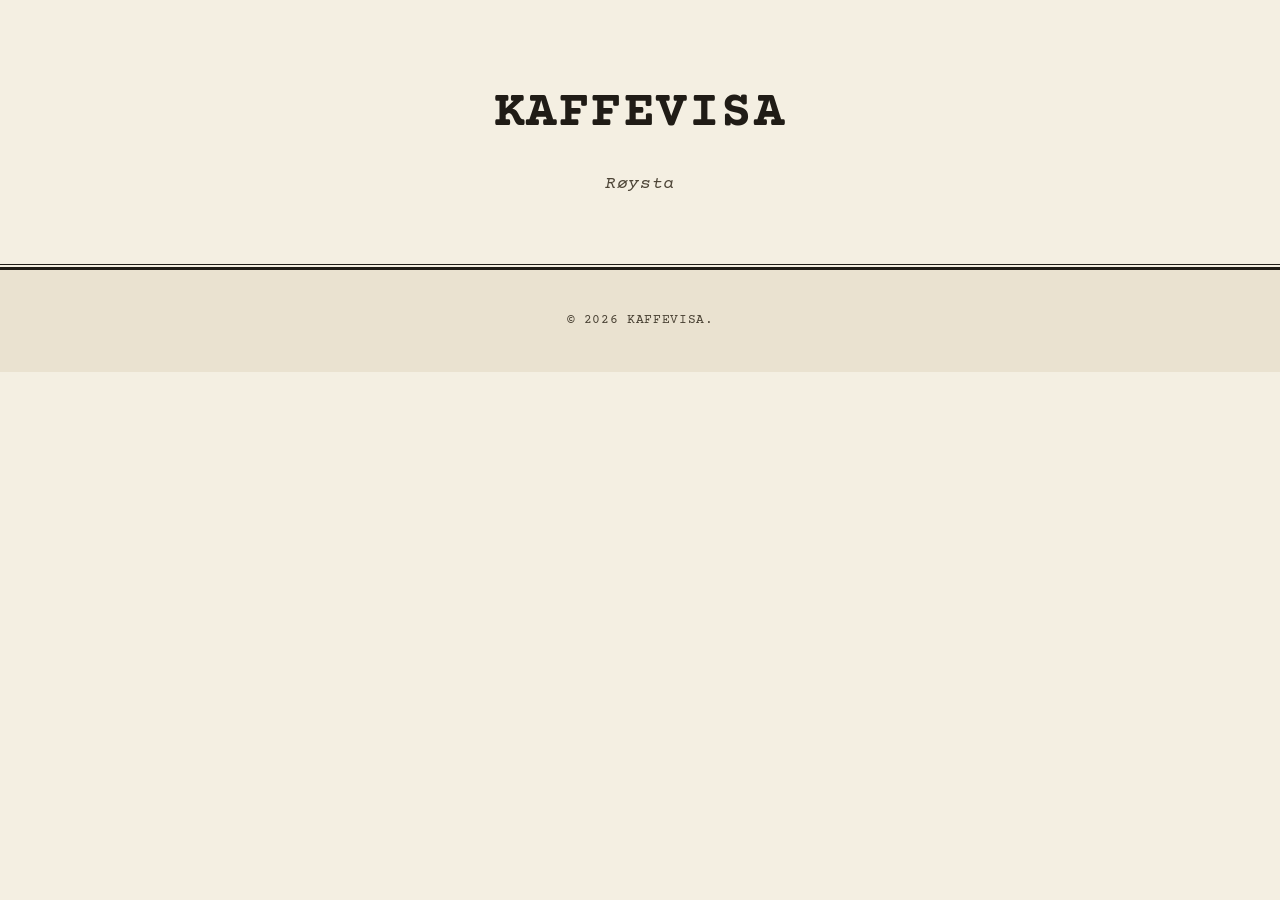
<file: index.html>
<!DOCTYPE html>
<html lang="no">
<head>
<meta charset="UTF-8">
<meta name="viewport" content="width=device-width, initial-scale=1.0">
<title>Kaffevisa</title>
<link rel="icon" href="assets/favicon.svg" type="image/svg+xml">
<link rel="preconnect" href="https://fonts.googleapis.com">
<link rel="preconnect" href="https://fonts.gstatic.com" crossorigin>
<link href="https://fonts.googleapis.com/css2?family=Courier+Prime:ital,wght@0,400;0,700;1,400;1,700&display=swap" rel="stylesheet">
<link rel="stylesheet" href="css/style.css">
</head>
<body>

<section class="hero">
  <div class="container">
    <h1>Kaffevisa</h1>
    <p> Røysta </p>
  </div>
</section>

<footer class="site-footer">
  <p>&copy; 2026 Kaffevisa.</p>
</footer>

<script src="js/script.js"></script>
</body>
</html>
</file>
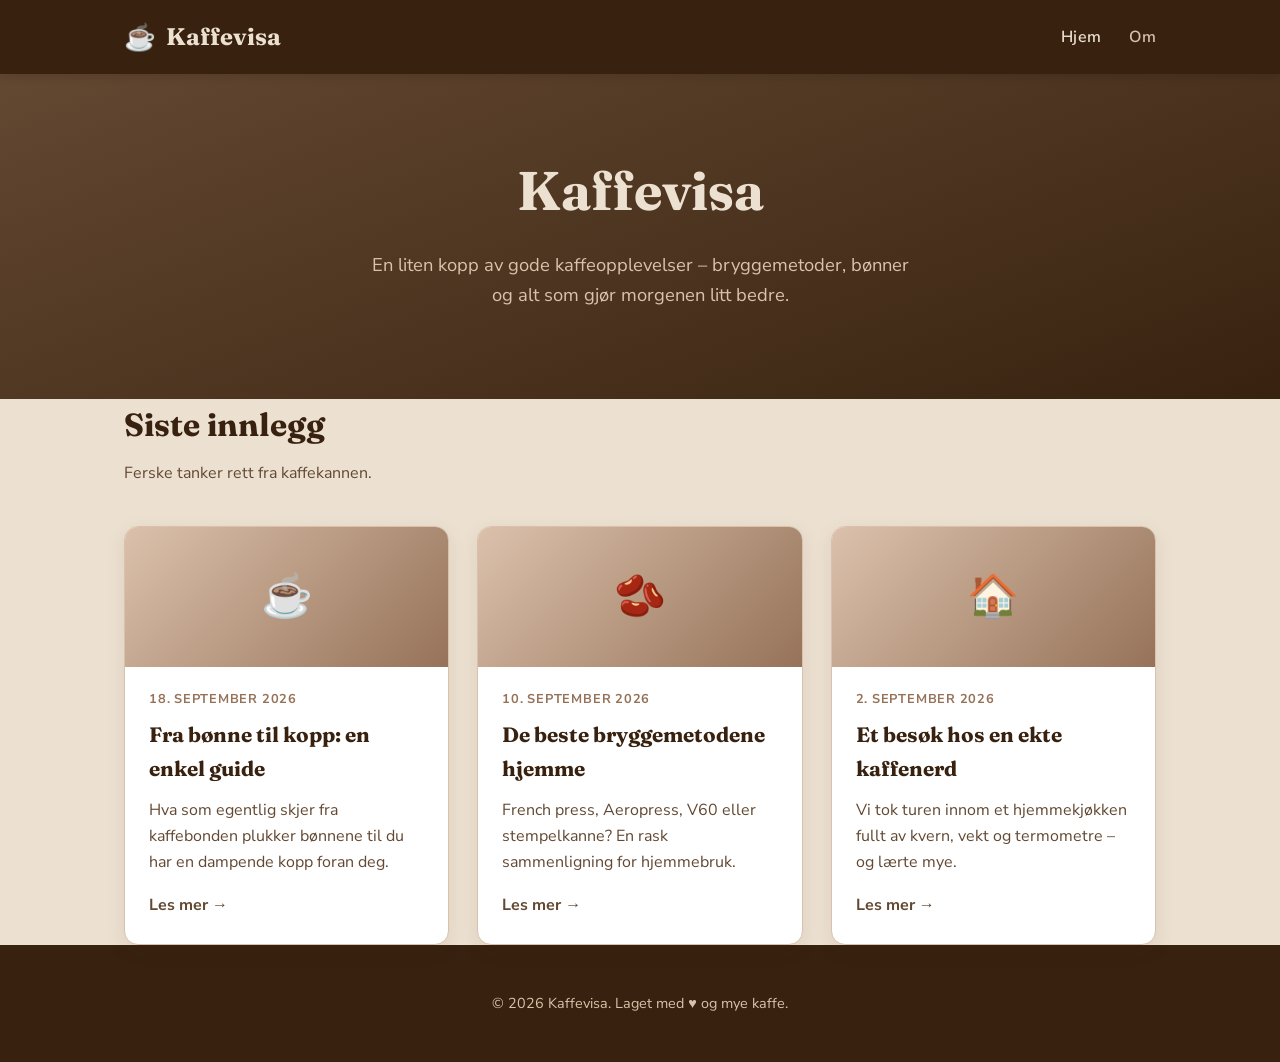
<file: kaffevisa-site/index.html>
<!DOCTYPE html>
<html lang="no">
<head>
<meta charset="UTF-8">
<meta name="viewport" content="width=device-width, initial-scale=1.0">
<title>Kaffevisa – en blogg om kaffe</title>
<meta name="description" content="Kaffevisa er en personlig blogg om kaffe: bryggemetoder, bønner og gode kopper.">
<link rel="icon" href="assets/favicon.svg" type="image/svg+xml">
<link rel="preconnect" href="https://fonts.googleapis.com">
<link rel="preconnect" href="https://fonts.gstatic.com" crossorigin>
<link href="https://fonts.googleapis.com/css2?family=Fraunces:opsz,wght@9..144,600;9..144,700&family=Nunito+Sans:wght@400;600;700;800&display=swap" rel="stylesheet">
<link rel="stylesheet" href="css/style.css">
</head>
<body>

<header class="site-header">
  <nav class="nav container">
    <a href="index.html" class="logo"><span class="cup">☕</span> Kaffevisa</a>
    <button class="nav-toggle" aria-label="Åpne meny">
      <span></span><span></span><span></span>
    </button>
    <ul class="nav-links">
      <li><a href="index.html">Hjem</a></li>
      <li><a href="om.html">Om</a></li>
    </ul>
  </nav>
</header>

<section class="hero">
  <div class="container">
    <h1>Kaffevisa</h1>
    <p>En liten kopp av gode kaffeopplevelser – bryggemetoder, bønner og alt som gjør morgenen litt bedre.</p>
  </div>
</section>

<section class="container">
  <h2 class="section-title">Siste innlegg</h2>
  <p class="section-lead">Ferske tanker rett fra kaffekannen.</p>

  <div class="post-grid">

    <article class="post-card">
      <div class="thumb">☕</div>
      <div class="content">
        <div class="date">18. september 2026</div>
        <h3>Fra bønne til kopp: en enkel guide</h3>
        <p>Hva som egentlig skjer fra kaffebonden plukker bønnene til du har en dampende kopp foran deg.</p>
        <a class="read-more" href="posts/fra-bonne-til-kopp.html">Les mer →</a>
      </div>
    </article>

    <article class="post-card">
      <div class="thumb">🫘</div>
      <div class="content">
        <div class="date">10. september 2026</div>
        <h3>De beste bryggemetodene hjemme</h3>
        <p>French press, Aeropress, V60 eller stempelkanne? En rask sammenligning for hjemmebruk.</p>
        <a class="read-more" href="posts/beste-bryggemetodene.html">Les mer →</a>
      </div>
    </article>

    <article class="post-card">
      <div class="thumb">🏠</div>
      <div class="content">
        <div class="date">2. september 2026</div>
        <h3>Et besøk hos en ekte kaffenerd</h3>
        <p>Vi tok turen innom et hjemmekjøkken fullt av kvern, vekt og termometre – og lærte mye.</p>
        <a class="read-more" href="posts/besok-hos-kaffenerd.html">Les mer →</a>
      </div>
    </article>

  </div>
</section>

<footer class="site-footer">
  <p>&copy; 2026 Kaffevisa. Laget med ♥ og mye kaffe.</p>
</footer>

<script src="js/script.js"></script>
</body>
</html>
</file>
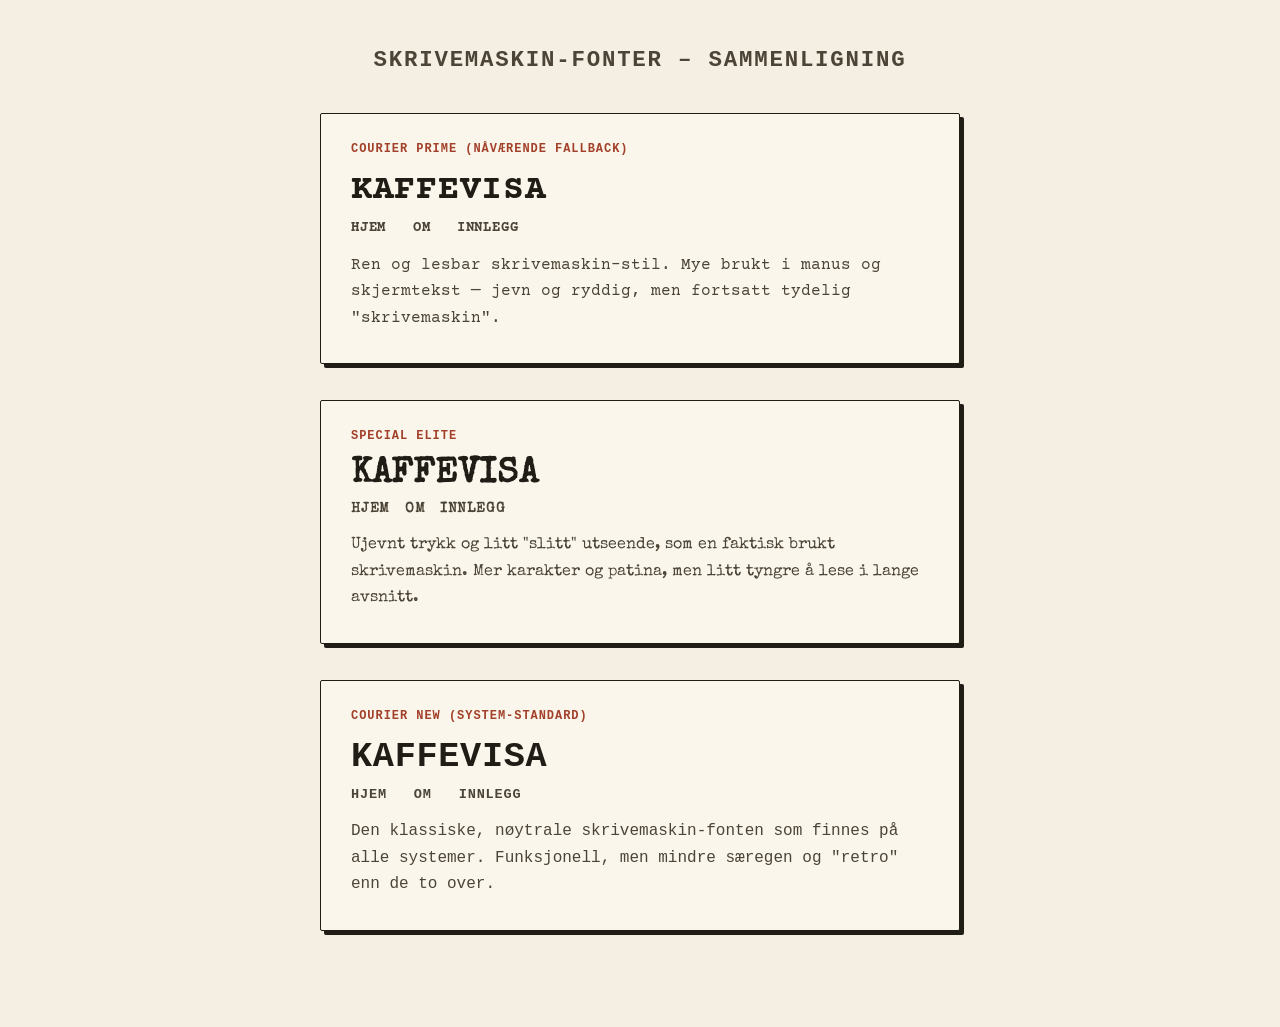
<file: Claude outputs/font-sammenligning.html>
<!DOCTYPE html>
<html lang="no">
<head>
<meta charset="UTF-8">
<meta name="viewport" content="width=device-width, initial-scale=1.0">
<title>Font-sammenligning – Kaffevisa</title>
<link rel="preconnect" href="https://fonts.googleapis.com">
<link rel="preconnect" href="https://fonts.gstatic.com" crossorigin>
<link href="https://fonts.googleapis.com/css2?family=Courier+Prime:ital,wght@0,400;0,700;1,400;1,700&family=Special+Elite&display=swap" rel="stylesheet">
<style>
  :root{
    --paper:#f4efe2;
    --paper-alt:#eae2d0;
    --ink:#201c16;
    --ink-soft:#4c4436;
    --rust:#a3402a;
  }
  *{box-sizing:border-box;}
  body{
    margin:0;
    background:var(--paper);
    color:var(--ink);
    font-family: 'Courier New', monospace;
    padding: 32px 20px 60px;
  }
  h1.page-title{
    text-align:center;
    font-size:1.4rem;
    letter-spacing:0.08em;
    text-transform:uppercase;
    margin-bottom: 40px;
    color: var(--ink-soft);
  }
  .sample{
    max-width: 640px;
    margin: 0 auto 36px;
    background: #faf6ec;
    border: 1.5px solid var(--ink);
    border-radius: 2px;
    box-shadow: 4px 4px 0 var(--ink);
    padding: 28px 30px 32px;
  }
  .sample .label{
    font-family: 'Courier New', monospace;
    font-size: 0.75rem;
    letter-spacing: 0.08em;
    text-transform: uppercase;
    color: var(--rust);
    font-weight: 700;
    margin-bottom: 14px;
  }
  .sample h2{
    margin: 0 0 10px;
    font-size: clamp(1.6rem, 5vw, 2.2rem);
    letter-spacing: 0.02em;
    text-transform: uppercase;
    color: var(--ink);
  }
  .sample .nav-sample{
    font-size: 0.85rem;
    letter-spacing: 0.06em;
    text-transform: uppercase;
    font-weight: 700;
    color: var(--ink-soft);
    margin-bottom: 16px;
  }
  .sample p{
    margin: 0;
    color: var(--ink-soft);
    line-height: 1.65;
  }
  .f-courierprime  h2, .f-courierprime  .nav-sample, .f-courierprime  p { font-family: 'Courier Prime', 'Courier New', monospace; }
  .f-specialelite  h2, .f-specialelite  .nav-sample, .f-specialelite  p { font-family: 'Special Elite', 'Courier New', monospace; }
  .f-couriernew    h2, .f-couriernew    .nav-sample, .f-couriernew    p { font-family: 'Courier New', monospace; }
</style>
</head>
<body>

<h1 class="page-title">Skrivemaskin-fonter – sammenligning</h1>

<div class="sample f-courierprime">
  <div class="label">Courier Prime (nåværende fallback)</div>
  <h2>Kaffevisa</h2>
  <div class="nav-sample">HJEM &nbsp; OM &nbsp; INNLEGG</div>
  <p>Ren og lesbar skrivemaskin-stil. Mye brukt i manus og skjermtekst — jevn og ryddig, men fortsatt tydelig "skrivemaskin".</p>
</div>

<div class="sample f-specialelite">
  <div class="label">Special Elite</div>
  <h2>Kaffevisa</h2>
  <div class="nav-sample">HJEM &nbsp; OM &nbsp; INNLEGG</div>
  <p>Ujevnt trykk og litt "slitt" utseende, som en faktisk brukt skrivemaskin. Mer karakter og patina, men litt tyngre å lese i lange avsnitt.</p>
</div>

<div class="sample f-couriernew">
  <div class="label">Courier New (system-standard)</div>
  <h2>Kaffevisa</h2>
  <div class="nav-sample">HJEM &nbsp; OM &nbsp; INNLEGG</div>
  <p>Den klassiske, nøytrale skrivemaskin-fonten som finnes på alle systemer. Funksjonell, men mindre særegen og "retro" enn de to over.</p>
</div>

</body>
</html>
</file>
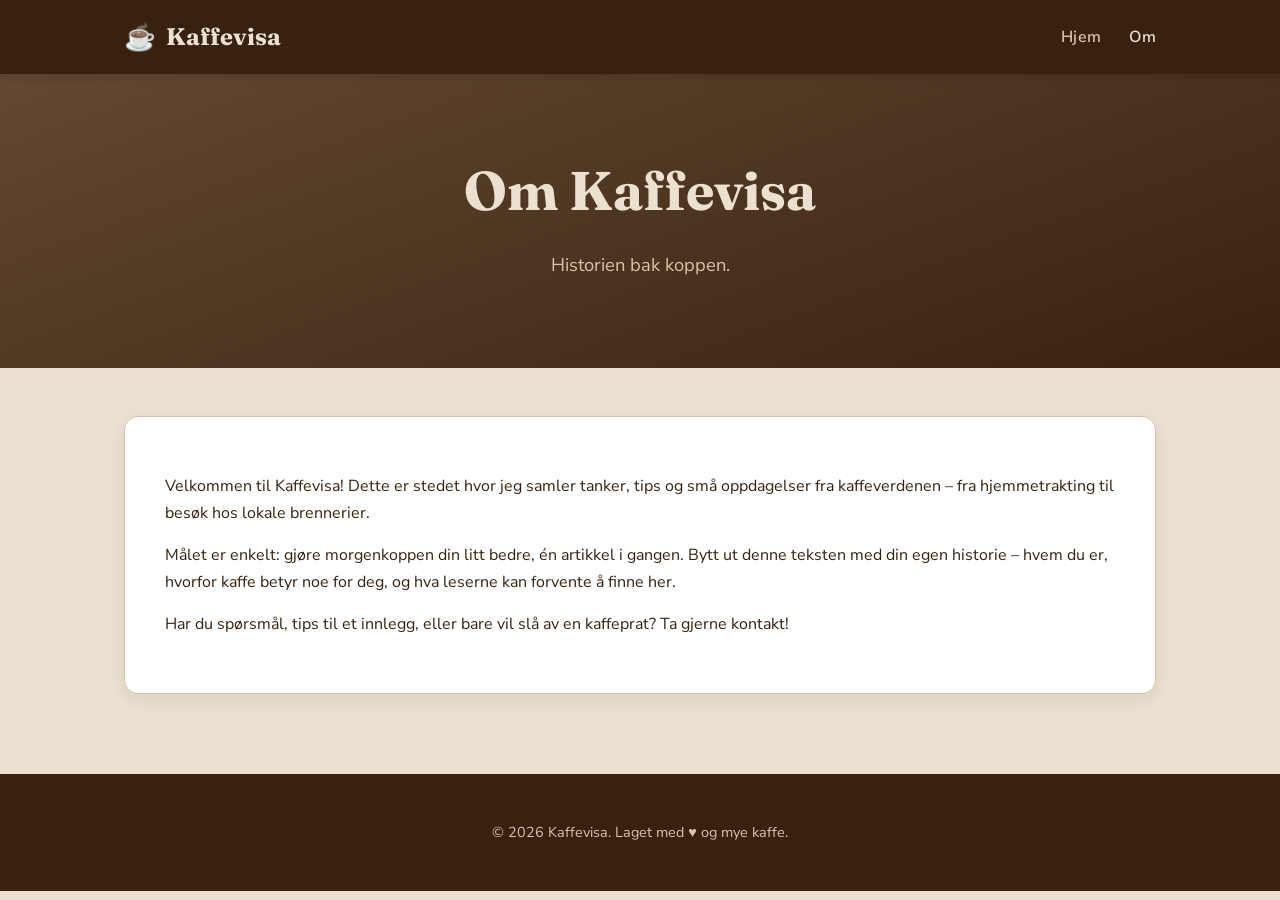
<file: kaffevisa-site/om.html>
<!DOCTYPE html>
<html lang="no">
<head>
<meta charset="UTF-8">
<meta name="viewport" content="width=device-width, initial-scale=1.0">
<title>Om – Kaffevisa</title>
<meta name="description" content="Om Kaffevisa – en personlig blogg om kaffe.">
<link rel="icon" href="assets/favicon.svg" type="image/svg+xml">
<link rel="preconnect" href="https://fonts.googleapis.com">
<link rel="preconnect" href="https://fonts.gstatic.com" crossorigin>
<link href="https://fonts.googleapis.com/css2?family=Fraunces:opsz,wght@9..144,600;9..144,700&family=Nunito+Sans:wght@400;600;700;800&display=swap" rel="stylesheet">
<link rel="stylesheet" href="css/style.css">
</head>
<body>

<header class="site-header">
  <nav class="nav container">
    <a href="index.html" class="logo"><span class="cup">☕</span> Kaffevisa</a>
    <button class="nav-toggle" aria-label="Åpne meny">
      <span></span><span></span><span></span>
    </button>
    <ul class="nav-links">
      <li><a href="index.html">Hjem</a></li>
      <li><a href="om.html">Om</a></li>
    </ul>
  </nav>
</header>

<section class="hero">
  <div class="container">
    <h1>Om Kaffevisa</h1>
    <p>Historien bak koppen.</p>
  </div>
</section>

<section class="container" style="padding-top:48px; padding-bottom:80px;">
  <div class="about-card">
    <p>
      Velkommen til Kaffevisa! Dette er stedet hvor jeg samler tanker, tips og
      små oppdagelser fra kaffeverdenen – fra hjemmetrakting til besøk hos
      lokale brennerier.
    </p>
    <p>
      Målet er enkelt: gjøre morgenkoppen din litt bedre, én artikkel i gangen.
      Bytt ut denne teksten med din egen historie – hvem du er, hvorfor kaffe
      betyr noe for deg, og hva leserne kan forvente å finne her.
    </p>
    <p>
      Har du spørsmål, tips til et innlegg, eller bare vil slå av en
      kaffeprat? Ta gjerne kontakt!
    </p>
  </div>
</section>

<footer class="site-footer">
  <p>&copy; 2026 Kaffevisa. Laget med ♥ og mye kaffe.</p>
</footer>

<script src="js/script.js"></script>
</body>
</html>
</file>
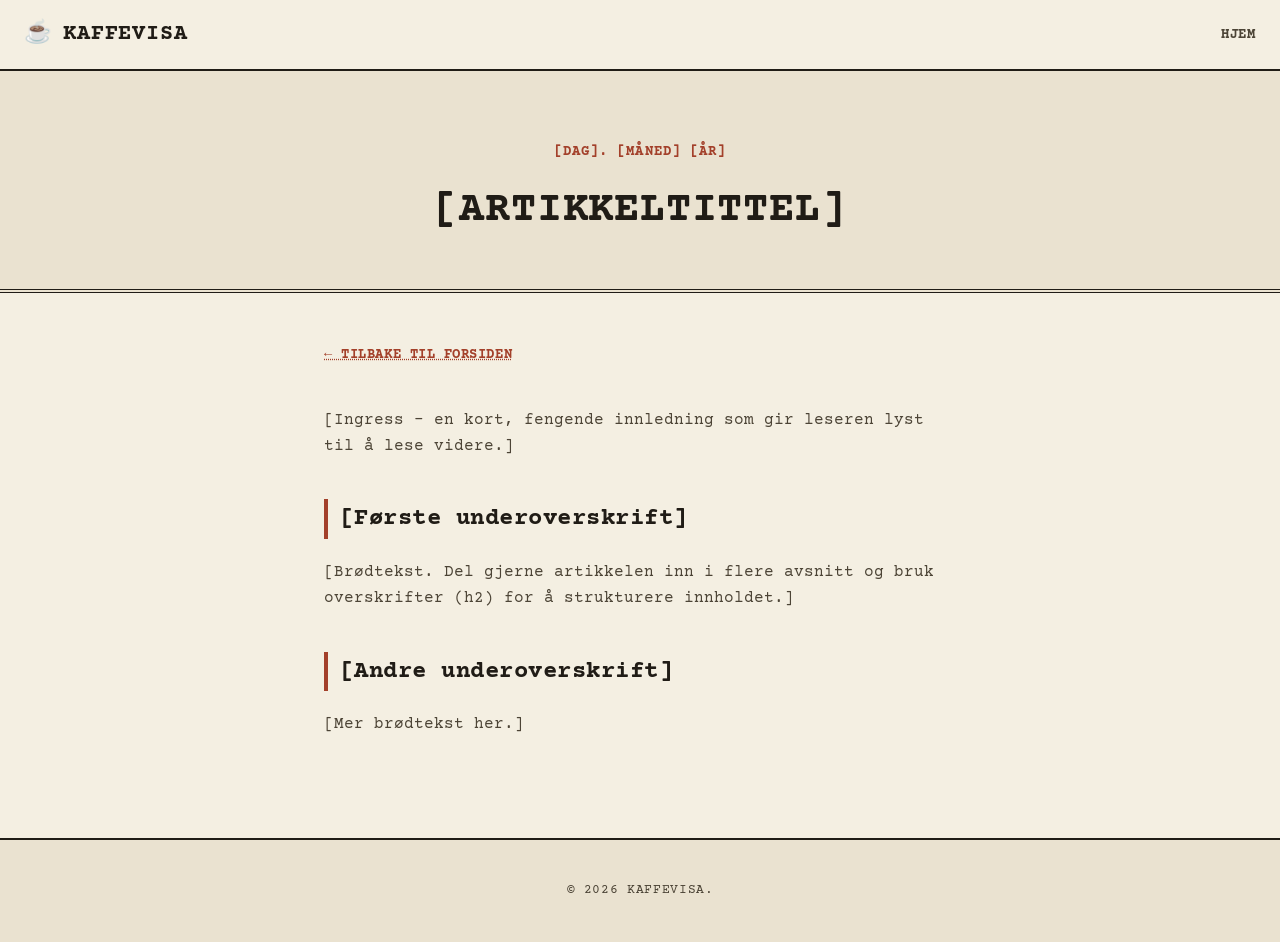
<file: maler/artikkel-mal.html>
<!--
  ARTIKKELMAL – Kaffevisa
  ========================
  Bruk denne malen som utgangspunkt for nye artikler:
    1. Kopier filen inn i /innlegg/-mappen og gi den et beskrivende filnavn
       (f.eks. innlegg/favorittkaffebonner-2026.html).
    2. Bytt ut alt som står i [hakeparenteser] under.
    3. Legg gjerne til et kort på forsiden (index.html) som lenker til den
       nye artikkelen, med samme "post-card"-struktur som brukes der.
  Filstiene under (../css, ../js, ../assets, ../index.html) forutsetter at
  artikkelen ligger én mappe under rot-mappen, akkurat som /innlegg/.
-->
<!DOCTYPE html>
<html lang="no">
<head>
<meta charset="UTF-8">
<meta name="viewport" content="width=device-width, initial-scale=1.0">
<title>[Artikkeltittel] – Kaffevisa</title>
<meta name="description" content="[Kort beskrivelse av artikkelen, 1-2 setninger – brukes ved deling og i søkemotorer.]">
<link rel="icon" href="../assets/favicon.svg" type="image/svg+xml">
<link rel="preconnect" href="https://fonts.googleapis.com">
<link rel="preconnect" href="https://fonts.gstatic.com" crossorigin>
<link href="https://fonts.googleapis.com/css2?family=Courier+Prime:ital,wght@0,400;0,700;1,400;1,700&display=swap" rel="stylesheet">
<link rel="stylesheet" href="../css/style.css">
</head>
<body>

<header class="site-header">
  <nav class="nav">
    <a href="../index.html" class="logo"><span class="cup">☕</span> Kaffevisa</a>
    <button class="nav-toggle" aria-label="Åpne meny">
      <span></span><span></span><span></span>
    </button>
    <ul class="nav-links">
      <li><a href="../index.html">Hjem</a></li>
      <!-- Juster/legg til lenker her etter hvert som flere sider lages,
           f.eks. en oversikt over alle innlegg eller en "Om"-side. -->
    </ul>
  </nav>
</header>

<section class="article-header">
  <div class="container">
    <p class="date">[Dag]. [måned] [år]</p>
    <h1>[Artikkeltittel]</h1>
  </div>
</section>

<main class="article-body">
  <a href="../index.html" class="back-link">&larr; Tilbake til forsiden</a>

  <p>
    [Ingress – en kort, fengende innledning som gir leseren lyst til å
    lese videre.]
  </p>

  <h2>[Første underoverskrift]</h2>
  <p>
    [Brødtekst. Del gjerne artikkelen inn i flere avsnitt og bruk
    overskrifter (h2) for å strukturere innholdet.]
  </p>

  <h2>[Andre underoverskrift]</h2>
  <p>
    [Mer brødtekst her.]
  </p>

  <!-- Bilde-eksempel (fjern eller behold etter behov):
  <img src="../assets/[bildefil].jpg" alt="[Beskrivelse av bildet]">
  -->
</main>

<footer class="site-footer">
  <p>&copy; 2026 Kaffevisa.</p>
</footer>

<script src="../js/script.js"></script>
</body>
</html>
</file>
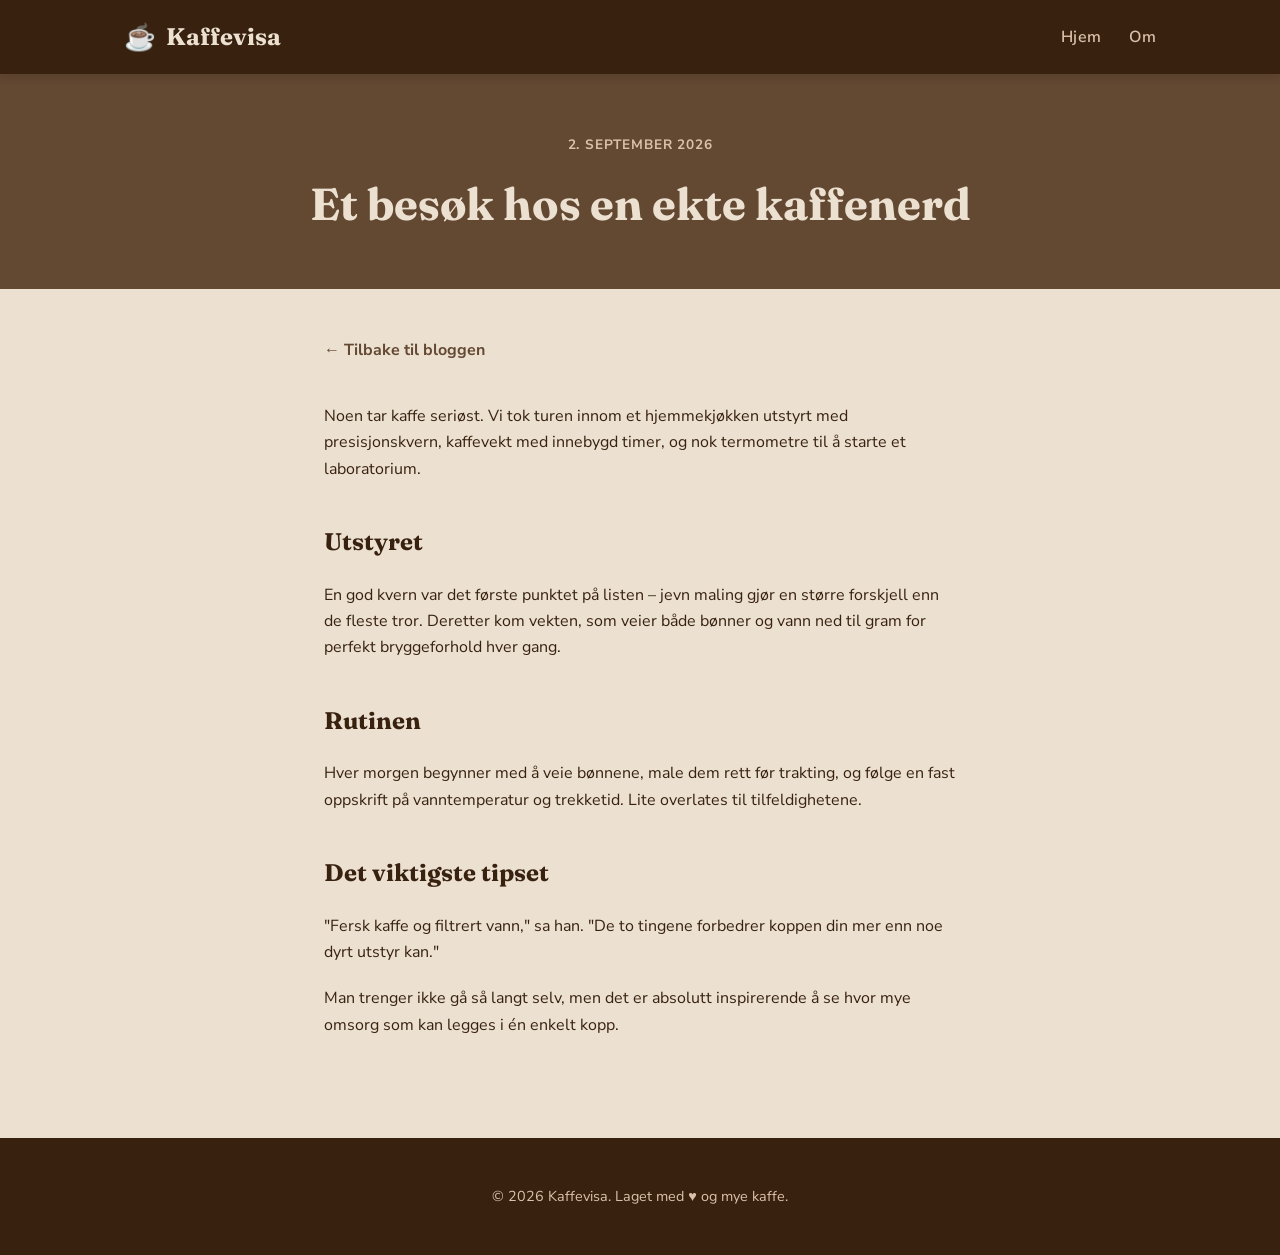
<file: kaffevisa-site/posts/besok-hos-kaffenerd.html>
<!DOCTYPE html>
<html lang="no">
<head>
<meta charset="UTF-8">
<meta name="viewport" content="width=device-width, initial-scale=1.0">
<title>Et besøk hos en ekte kaffenerd – Kaffevisa</title>
<link rel="icon" href="../assets/favicon.svg" type="image/svg+xml">
<link rel="preconnect" href="https://fonts.googleapis.com">
<link rel="preconnect" href="https://fonts.gstatic.com" crossorigin>
<link href="https://fonts.googleapis.com/css2?family=Fraunces:opsz,wght@9..144,600;9..144,700&family=Nunito+Sans:wght@400;600;700;800&display=swap" rel="stylesheet">
<link rel="stylesheet" href="../css/style.css">
</head>
<body>

<header class="site-header">
  <nav class="nav container">
    <a href="../index.html" class="logo"><span class="cup">☕</span> Kaffevisa</a>
    <button class="nav-toggle" aria-label="Åpne meny">
      <span></span><span></span><span></span>
    </button>
    <ul class="nav-links">
      <li><a href="../index.html">Hjem</a></li>
      <li><a href="../om.html">Om</a></li>
    </ul>
  </nav>
</header>

<div class="article-header">
  <div class="container">
    <div class="date">2. september 2026</div>
    <h1>Et besøk hos en ekte kaffenerd</h1>
  </div>
</div>

<article class="article-body">
  <a class="back-link" href="../index.html">← Tilbake til bloggen</a>

  <p>
    Noen tar kaffe seriøst. Vi tok turen innom et hjemmekjøkken utstyrt med
    presisjonskvern, kaffevekt med innebygd timer, og nok termometre til å
    starte et laboratorium.
  </p>

  <h2>Utstyret</h2>
  <p>
    En god kvern var det første punktet på listen – jevn maling gjør en
    større forskjell enn de fleste tror. Deretter kom vekten, som veier både
    bønner og vann ned til gram for perfekt bryggeforhold hver gang.
  </p>

  <h2>Rutinen</h2>
  <p>
    Hver morgen begynner med å veie bønnene, male dem rett før trakting, og
    følge en fast oppskrift på vanntemperatur og trekketid. Lite overlates
    til tilfeldighetene.
  </p>

  <h2>Det viktigste tipset</h2>
  <p>
    "Fersk kaffe og filtrert vann," sa han. "De to tingene forbedrer koppen
    din mer enn noe dyrt utstyr kan."
  </p>

  <p>
    Man trenger ikke gå så langt selv, men det er absolutt inspirerende å se
    hvor mye omsorg som kan legges i én enkelt kopp.
  </p>
</article>

<footer class="site-footer">
  <p>&copy; 2026 Kaffevisa. Laget med ♥ og mye kaffe.</p>
</footer>

<script src="../js/script.js"></script>
</body>
</html>
</file>
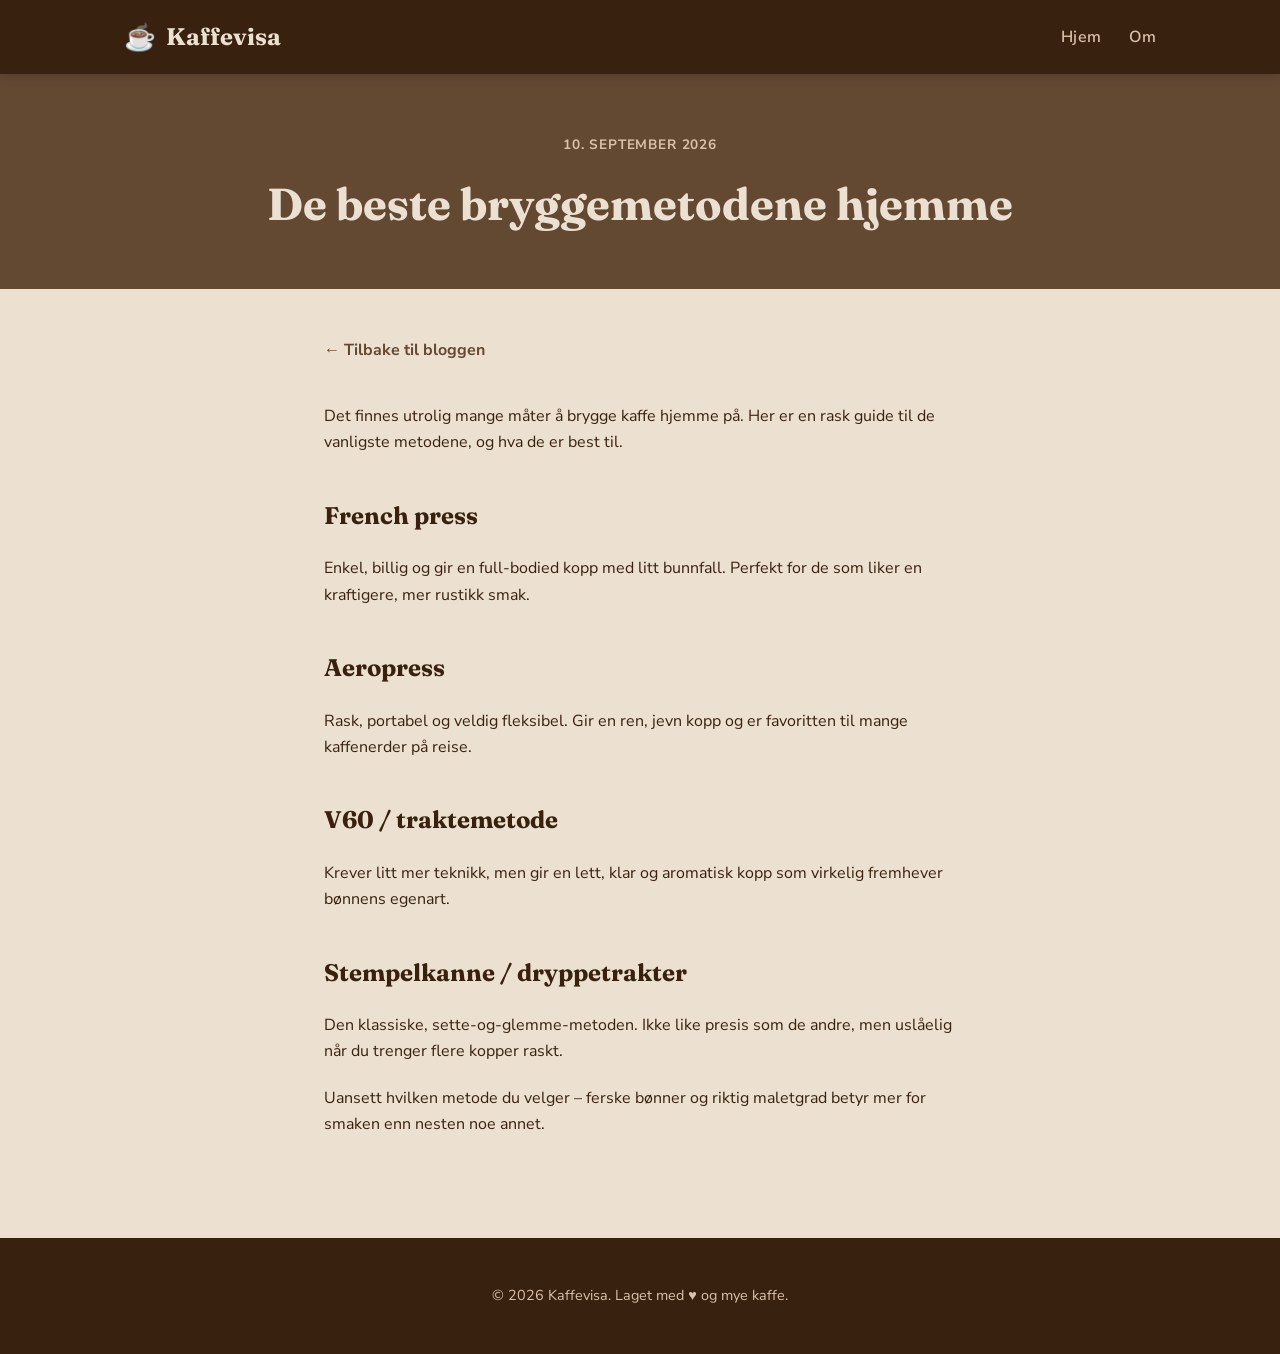
<file: kaffevisa-site/posts/beste-bryggemetodene.html>
<!DOCTYPE html>
<html lang="no">
<head>
<meta charset="UTF-8">
<meta name="viewport" content="width=device-width, initial-scale=1.0">
<title>De beste bryggemetodene hjemme – Kaffevisa</title>
<link rel="icon" href="../assets/favicon.svg" type="image/svg+xml">
<link rel="preconnect" href="https://fonts.googleapis.com">
<link rel="preconnect" href="https://fonts.gstatic.com" crossorigin>
<link href="https://fonts.googleapis.com/css2?family=Fraunces:opsz,wght@9..144,600;9..144,700&family=Nunito+Sans:wght@400;600;700;800&display=swap" rel="stylesheet">
<link rel="stylesheet" href="../css/style.css">
</head>
<body>

<header class="site-header">
  <nav class="nav container">
    <a href="../index.html" class="logo"><span class="cup">☕</span> Kaffevisa</a>
    <button class="nav-toggle" aria-label="Åpne meny">
      <span></span><span></span><span></span>
    </button>
    <ul class="nav-links">
      <li><a href="../index.html">Hjem</a></li>
      <li><a href="../om.html">Om</a></li>
    </ul>
  </nav>
</header>

<div class="article-header">
  <div class="container">
    <div class="date">10. september 2026</div>
    <h1>De beste bryggemetodene hjemme</h1>
  </div>
</div>

<article class="article-body">
  <a class="back-link" href="../index.html">← Tilbake til bloggen</a>

  <p>
    Det finnes utrolig mange måter å brygge kaffe hjemme på. Her er en rask
    guide til de vanligste metodene, og hva de er best til.
  </p>

  <h2>French press</h2>
  <p>
    Enkel, billig og gir en full-bodied kopp med litt bunnfall. Perfekt for
    de som liker en kraftigere, mer rustikk smak.
  </p>

  <h2>Aeropress</h2>
  <p>
    Rask, portabel og veldig fleksibel. Gir en ren, jevn kopp og er
    favoritten til mange kaffenerder på reise.
  </p>

  <h2>V60 / traktemetode</h2>
  <p>
    Krever litt mer teknikk, men gir en lett, klar og aromatisk kopp som
    virkelig fremhever bønnens egenart.
  </p>

  <h2>Stempelkanne / dryppetrakter</h2>
  <p>
    Den klassiske, sette-og-glemme-metoden. Ikke like presis som de andre,
    men uslåelig når du trenger flere kopper raskt.
  </p>

  <p>
    Uansett hvilken metode du velger – ferske bønner og riktig maletgrad
    betyr mer for smaken enn nesten noe annet.
  </p>
</article>

<footer class="site-footer">
  <p>&copy; 2026 Kaffevisa. Laget med ♥ og mye kaffe.</p>
</footer>

<script src="../js/script.js"></script>
</body>
</html>
</file>
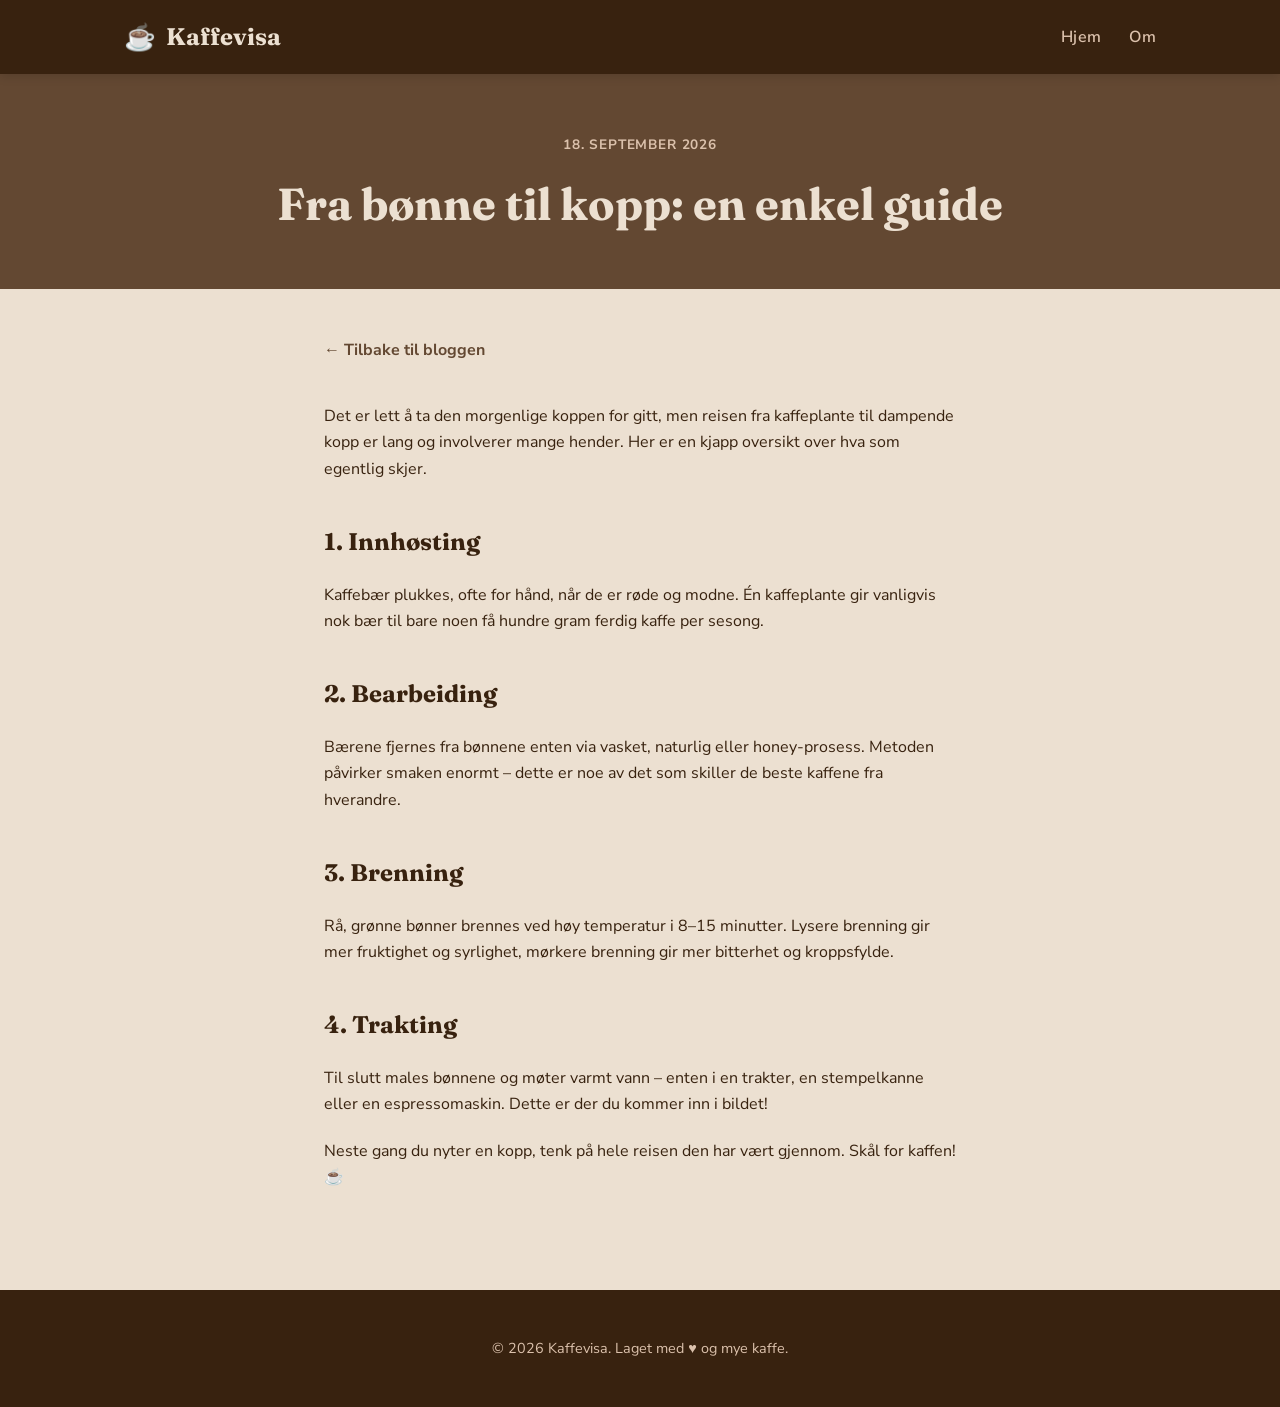
<file: kaffevisa-site/posts/fra-bonne-til-kopp.html>
<!DOCTYPE html>
<html lang="no">
<head>
<meta charset="UTF-8">
<meta name="viewport" content="width=device-width, initial-scale=1.0">
<title>Fra bønne til kopp: en enkel guide – Kaffevisa</title>
<link rel="icon" href="../assets/favicon.svg" type="image/svg+xml">
<link rel="preconnect" href="https://fonts.googleapis.com">
<link rel="preconnect" href="https://fonts.gstatic.com" crossorigin>
<link href="https://fonts.googleapis.com/css2?family=Fraunces:opsz,wght@9..144,600;9..144,700&family=Nunito+Sans:wght@400;600;700;800&display=swap" rel="stylesheet">
<link rel="stylesheet" href="../css/style.css">
</head>
<body>

<header class="site-header">
  <nav class="nav container">
    <a href="../index.html" class="logo"><span class="cup">☕</span> Kaffevisa</a>
    <button class="nav-toggle" aria-label="Åpne meny">
      <span></span><span></span><span></span>
    </button>
    <ul class="nav-links">
      <li><a href="../index.html">Hjem</a></li>
      <li><a href="../om.html">Om</a></li>
    </ul>
  </nav>
</header>

<div class="article-header">
  <div class="container">
    <div class="date">18. september 2026</div>
    <h1>Fra bønne til kopp: en enkel guide</h1>
  </div>
</div>

<article class="article-body">
  <a class="back-link" href="../index.html">← Tilbake til bloggen</a>

  <p>
    Det er lett å ta den morgenlige koppen for gitt, men reisen fra kaffeplante
    til dampende kopp er lang og involverer mange hender. Her er en kjapp
    oversikt over hva som egentlig skjer.
  </p>

  <h2>1. Innhøsting</h2>
  <p>
    Kaffebær plukkes, ofte for hånd, når de er røde og modne. Én kaffeplante
    gir vanligvis nok bær til bare noen få hundre gram ferdig kaffe per
    sesong.
  </p>

  <h2>2. Bearbeiding</h2>
  <p>
    Bærene fjernes fra bønnene enten via vasket, naturlig eller honey-prosess.
    Metoden påvirker smaken enormt – dette er noe av det som skiller de beste
    kaffene fra hverandre.
  </p>

  <h2>3. Brenning</h2>
  <p>
    Rå, grønne bønner brennes ved høy temperatur i 8–15 minutter. Lysere
    brenning gir mer fruktighet og syrlighet, mørkere brenning gir mer
    bitterhet og kroppsfylde.
  </p>

  <h2>4. Trakting</h2>
  <p>
    Til slutt males bønnene og møter varmt vann – enten i en trakter, en
    stempelkanne eller en espressomaskin. Dette er der du kommer inn i
    bildet!
  </p>

  <p>
    Neste gang du nyter en kopp, tenk på hele reisen den har vært gjennom.
    Skål for kaffen! ☕
  </p>
</article>

<footer class="site-footer">
  <p>&copy; 2026 Kaffevisa. Laget med ♥ og mye kaffe.</p>
</footer>

<script src="../js/script.js"></script>
</body>
</html>
</file>
<file: css/style.css>
/* ==========================================================================
   Kaffevisa – stilark
   Visuell profil: Retro / minimalistisk skrivemaskin
   ========================================================================== */

:root {
  --paper:      #f4efe2;
  --paper-alt:  #eae2d0;
  --ink:        #201c16;
  --ink-soft:   #4c4436;
  --rust:       #a3402a;

  --bg:         var(--paper);
  --surface:    #faf6ec;
  --text:       var(--ink);
  --text-soft:  var(--ink-soft);
  --accent:     var(--rust);
  --accent-dark:var(--ink);
  --border:     rgba(32, 28, 22, 0.45);

  --font-heading: 'Courier Prime', 'Courier New', monospace;
  --font-body:    'Courier Prime', 'Courier New', monospace;

  --radius: 2px;
  --stamp: 4px 4px 0 var(--ink);
  --stamp-hover: 6px 6px 0 var(--ink);
}

* { box-sizing: border-box; }

html { scroll-behavior: smooth; }

body {
  margin: 0;
  font-family: var(--font-body);
  background: var(--bg);
  color: var(--text);
  line-height: 1.65;
}

img { max-width: 100%; display: block; }

a { color: var(--accent); text-decoration: underline; text-decoration-style: dotted; }
a:hover { color: var(--ink); }

.container {
  width: 100%;
  max-width: 1080px;
  margin: 0 auto;
  padding: 0 24px;
}

/* ---------- Header ---------- */

.site-header {
  background: var(--paper);
  color: var(--ink);
  border-bottom: 2px solid var(--ink);
  position: sticky;
  top: 0;
  z-index: 50;
}

.nav {
  display: flex;
  align-items: center;
  justify-content: space-between;
  padding: 16px 24px;
}

.logo {
  display: flex;
  align-items: center;
  gap: 10px;
  font-family: var(--font-heading);
  font-size: 1.4rem;
  font-weight: 700;
  letter-spacing: 0.04em;
  text-transform: uppercase;
  color: var(--ink) !important;
  text-decoration: none !important;
}

.logo .cup { font-size: 1.4rem; }

.nav-links {
  display: flex;
  gap: 28px;
  list-style: none;
  margin: 0;
  padding: 0;
}

.nav-links a {
  color: var(--ink-soft) !important;
  font-weight: 700;
  letter-spacing: 0.06em;
  text-transform: uppercase;
  font-size: 0.85rem;
  text-decoration: none !important;
}

.nav-links a:hover,
.nav-links a.active { color: var(--rust) !important; text-decoration: underline; text-decoration-style: dotted; }

.nav-toggle {
  display: none;
  flex-direction: column;
  gap: 5px;
  background: none;
  border: none;
  cursor: pointer;
  padding: 6px;
}

.nav-toggle span {
  width: 24px;
  height: 2px;
  background: var(--ink);
  display: block;
}

/* ---------- Hero ---------- */

.hero {
  background: var(--bg);
  color: var(--ink);
  padding: 72px 24px 64px;
  text-align: center;
  border-bottom: 4px double var(--ink);
}

.hero h1 {
  font-family: var(--font-heading);
  font-size: clamp(2.1rem, 5vw, 3.2rem);
  letter-spacing: 0.03em;
  text-transform: uppercase;
  margin: 0 0 14px;
}

.hero p {
  max-width: 560px;
  margin: 0 auto;
  color: var(--ink-soft);
  font-size: 1.1rem;
  font-style: italic;
  letter-spacing: 0.04em;
}

/* ---------- Sections ---------- */

section { padding: 64px 0; }

.section-title {
  font-family: var(--font-heading);
  font-size: 1.6rem;
  letter-spacing: 0.04em;
  text-transform: uppercase;
  color: var(--ink);
  margin: 0 0 8px;
  display: inline-block;
  border-bottom: 3px solid var(--rust);
  padding-bottom: 6px;
}

.section-lead {
  color: var(--text-soft);
  margin: 16px 0 40px;
  max-width: 620px;
}

/* ---------- Post grid & cards ---------- */

.post-grid {
  display: grid;
  grid-template-columns: repeat(auto-fit, minmax(260px, 1fr));
  gap: 32px;
}

.post-card {
  background: var(--surface);
  border-radius: var(--radius);
  overflow: hidden;
  border: 1.5px solid var(--ink);
  box-shadow: var(--stamp);
  display: flex;
  flex-direction: column;
  transition: transform 0.15s ease, box-shadow 0.15s ease;
}

.post-card:hover {
  transform: translate(-2px, -2px);
  box-shadow: var(--stamp-hover);
}

.post-card .thumb {
  height: 130px;
  background: var(--paper-alt);
  border-bottom: 1.5px dashed var(--ink);
  display: flex;
  align-items: center;
  justify-content: center;
  font-size: 2.4rem;
}

.post-card .content { padding: 22px 24px 26px; flex: 1; display: flex; flex-direction: column; }

.post-card .date {
  font-size: 0.78rem;
  text-transform: uppercase;
  letter-spacing: 0.08em;
  color: var(--rust);
  font-weight: 700;
  margin-bottom: 8px;
}

.post-card h3 {
  font-family: var(--font-heading);
  margin: 0 0 10px;
  font-size: 1.2rem;
  letter-spacing: 0.02em;
  color: var(--ink);
}

.post-card p { color: var(--text-soft); flex: 1; margin: 0 0 16px; }

.read-more {
  font-weight: 700;
  letter-spacing: 0.03em;
  text-transform: uppercase;
  font-size: 0.85rem;
  color: var(--accent-dark) !important;
}

/* ---------- Buttons ---------- */

.btn {
  display: inline-block;
  background: transparent;
  border: 2px solid var(--ink);
  color: var(--ink) !important;
  padding: 11px 26px;
  border-radius: var(--radius);
  font-weight: 700;
  letter-spacing: 0.05em;
  text-transform: uppercase;
  text-decoration: none !important;
  box-shadow: var(--stamp);
  transition: background 0.15s ease, color 0.15s ease, transform 0.15s ease, box-shadow 0.15s ease;
}

.btn:hover {
  background: var(--ink);
  color: var(--paper) !important;
  transform: translate(-2px, -2px);
  box-shadow: var(--stamp-hover);
}

/* ---------- Article ---------- */

.article-header {
  background: var(--paper-alt);
  color: var(--ink);
  padding: 56px 24px 44px;
  text-align: center;
  border-bottom: 4px double var(--ink);
}

.article-header .date {
  color: var(--rust);
  text-transform: uppercase;
  letter-spacing: 0.08em;
  font-weight: 700;
  font-size: 0.85rem;
}

.article-header h1 {
  font-family: var(--font-heading);
  font-size: clamp(1.8rem, 4vw, 2.6rem);
  letter-spacing: 0.02em;
  text-transform: uppercase;
  margin: 10px 0 0;
}

.article-body {
  max-width: 680px;
  margin: 0 auto;
  padding: 48px 24px 80px;
}

.article-body h2 {
  font-family: var(--font-heading);
  color: var(--ink);
  letter-spacing: 0.02em;
  border-left: 4px solid var(--rust);
  padding-left: 12px;
  margin-top: 40px;
}

.article-body p { margin-bottom: 20px; color: var(--text-soft); }

.back-link { display: inline-block; margin-bottom: 24px; font-weight: 700; text-transform: uppercase; letter-spacing: 0.04em; font-size: 0.85rem; }

/* ---------- About page ---------- */

.about-card {
  background: var(--surface);
  border-radius: var(--radius);
  border: 1.5px solid var(--ink);
  box-shadow: var(--stamp);
  padding: 40px;
}

/* ---------- Footer ---------- */

.site-footer {
  background: var(--paper-alt);
  color: var(--ink-soft);
  text-align: center;
  padding: 28px 24px;
  border-top: 2px solid var(--ink);
  font-size: 0.8rem;
  letter-spacing: 0.05em;
  text-transform: uppercase;
}

.site-footer a { color: var(--ink) !important; }

/* ---------- Responsive ---------- */

@media (max-width: 720px) {
  .nav-toggle { display: flex; }

  .nav-links {
    position: absolute;
    top: 100%;
    left: 0;
    right: 0;
    background: var(--paper);
    border-bottom: 2px solid var(--ink);
    flex-direction: column;
    gap: 0;
    max-height: 0;
    overflow: hidden;
    transition: max-height 0.25s ease;
  }

  .nav-links.open { max-height: 260px; }

  .nav-links li { border-top: 1px dashed var(--ink); }

  .nav-links a { display: block; padding: 16px 24px; }
}
</file>
<file: kaffevisa-site/css/style.css>
/* ==========================================================================
   Kaffevisa – stilark
   Fargepalett: Cream Coffee
   ========================================================================== */

:root {
  --cream:      #ece0d1;
  --tan:        #dbc1ac;
  --caramel:    #967259;
  --coffee:     #634832;
  --espresso:   #38220f;

  --bg:         var(--cream);
  --surface:    #ffffff;
  --text:       var(--espresso);
  --text-soft:  var(--coffee);
  --accent:     var(--caramel);
  --accent-dark:var(--coffee);
  --border:     var(--tan);

  --font-heading: 'Fraunces', Georgia, serif;
  --font-body: 'Nunito Sans', -apple-system, BlinkMacSystemFont, sans-serif;

  --radius: 14px;
  --shadow: 0 6px 20px rgba(56, 34, 15, 0.08);
}

* { box-sizing: border-box; }

html { scroll-behavior: smooth; }

body {
  margin: 0;
  font-family: var(--font-body);
  background: var(--bg);
  color: var(--text);
  line-height: 1.65;
}

img { max-width: 100%; display: block; }

a { color: var(--accent-dark); text-decoration: none; }
a:hover { color: var(--espresso); text-decoration: underline; }

.container {
  width: 100%;
  max-width: 1080px;
  margin: 0 auto;
  padding: 0 24px;
}

/* ---------- Header ---------- */

.site-header {
  background: var(--espresso);
  color: var(--cream);
  position: sticky;
  top: 0;
  z-index: 50;
  box-shadow: 0 2px 10px rgba(0,0,0,0.15);
}

.nav {
  display: flex;
  align-items: center;
  justify-content: space-between;
  padding: 16px 24px;
}

.logo {
  display: flex;
  align-items: center;
  gap: 10px;
  font-family: var(--font-heading);
  font-size: 1.5rem;
  font-weight: 700;
  color: var(--cream) !important;
  text-decoration: none !important;
}

.logo .cup { font-size: 1.6rem; }

.nav-links {
  display: flex;
  gap: 28px;
  list-style: none;
  margin: 0;
  padding: 0;
}

.nav-links a {
  color: var(--tan) !important;
  font-weight: 600;
  letter-spacing: 0.02em;
  text-decoration: none !important;
}

.nav-links a:hover,
.nav-links a.active { color: var(--cream) !important; }

.nav-toggle {
  display: none;
  flex-direction: column;
  gap: 5px;
  background: none;
  border: none;
  cursor: pointer;
  padding: 6px;
}

.nav-toggle span {
  width: 24px;
  height: 2px;
  background: var(--cream);
  display: block;
}

/* ---------- Hero ---------- */

.hero {
  background: linear-gradient(160deg, var(--coffee) 0%, var(--espresso) 100%);
  color: var(--cream);
  padding: 72px 24px 88px;
  text-align: center;
}

.hero h1 {
  font-family: var(--font-heading);
  font-size: clamp(2.2rem, 5vw, 3.4rem);
  margin: 0 0 14px;
}

.hero p {
  max-width: 560px;
  margin: 0 auto;
  color: var(--tan);
  font-size: 1.15rem;
}

/* ---------- Sections ---------- */

section { padding: 64px 0; }

.section-title {
  font-family: var(--font-heading);
  font-size: 2rem;
  color: var(--espresso);
  margin: 0 0 8px;
}

.section-lead {
  color: var(--text-soft);
  margin: 0 0 40px;
  max-width: 620px;
}

/* ---------- Post grid & cards ---------- */

.post-grid {
  display: grid;
  grid-template-columns: repeat(auto-fit, minmax(260px, 1fr));
  gap: 28px;
}

.post-card {
  background: var(--surface);
  border-radius: var(--radius);
  overflow: hidden;
  box-shadow: var(--shadow);
  display: flex;
  flex-direction: column;
  transition: transform 0.2s ease, box-shadow 0.2s ease;
  border: 1px solid var(--border);
}

.post-card:hover {
  transform: translateY(-4px);
  box-shadow: 0 12px 28px rgba(56, 34, 15, 0.14);
}

.post-card .thumb {
  height: 140px;
  background: linear-gradient(135deg, var(--tan), var(--caramel));
  display: flex;
  align-items: center;
  justify-content: center;
  font-size: 2.6rem;
}

.post-card .content { padding: 22px 24px 26px; flex: 1; display: flex; flex-direction: column; }

.post-card .date {
  font-size: 0.8rem;
  text-transform: uppercase;
  letter-spacing: 0.06em;
  color: var(--caramel);
  font-weight: 700;
  margin-bottom: 8px;
}

.post-card h3 {
  font-family: var(--font-heading);
  margin: 0 0 10px;
  font-size: 1.3rem;
  color: var(--espresso);
}

.post-card p { color: var(--text-soft); flex: 1; margin: 0 0 16px; }

.read-more {
  font-weight: 700;
  color: var(--accent-dark) !important;
}

/* ---------- Buttons ---------- */

.btn {
  display: inline-block;
  background: var(--caramel);
  color: var(--cream) !important;
  padding: 12px 26px;
  border-radius: 999px;
  font-weight: 700;
  text-decoration: none !important;
  transition: background 0.2s ease;
}

.btn:hover { background: var(--coffee); }

/* ---------- Article ---------- */

.article-header {
  background: var(--coffee);
  color: var(--cream);
  padding: 60px 24px 48px;
  text-align: center;
}

.article-header .date {
  color: var(--tan);
  text-transform: uppercase;
  letter-spacing: 0.06em;
  font-weight: 700;
  font-size: 0.85rem;
}

.article-header h1 {
  font-family: var(--font-heading);
  font-size: clamp(1.9rem, 4vw, 2.8rem);
  margin: 10px 0 0;
}

.article-body {
  max-width: 680px;
  margin: 0 auto;
  padding: 48px 24px 80px;
}

.article-body h2 {
  font-family: var(--font-heading);
  color: var(--espresso);
  margin-top: 40px;
}

.article-body p { margin-bottom: 20px; }

.back-link { display: inline-block; margin-bottom: 24px; font-weight: 700; }

/* ---------- About page ---------- */

.about-card {
  background: var(--surface);
  border-radius: var(--radius);
  box-shadow: var(--shadow);
  padding: 40px;
  border: 1px solid var(--border);
}

/* ---------- Footer ---------- */

.site-footer {
  background: var(--espresso);
  color: var(--tan);
  text-align: center;
  padding: 32px 24px;
  font-size: 0.9rem;
}

.site-footer a { color: var(--cream) !important; }

/* ---------- Responsive ---------- */

@media (max-width: 720px) {
  .nav-toggle { display: flex; }

  .nav-links {
    position: absolute;
    top: 100%;
    left: 0;
    right: 0;
    background: var(--espresso);
    flex-direction: column;
    gap: 0;
    max-height: 0;
    overflow: hidden;
    transition: max-height 0.25s ease;
  }

  .nav-links.open { max-height: 260px; }

  .nav-links li { border-top: 1px solid rgba(255,255,255,0.08); }

  .nav-links a { display: block; padding: 16px 24px; }
}
</file>
